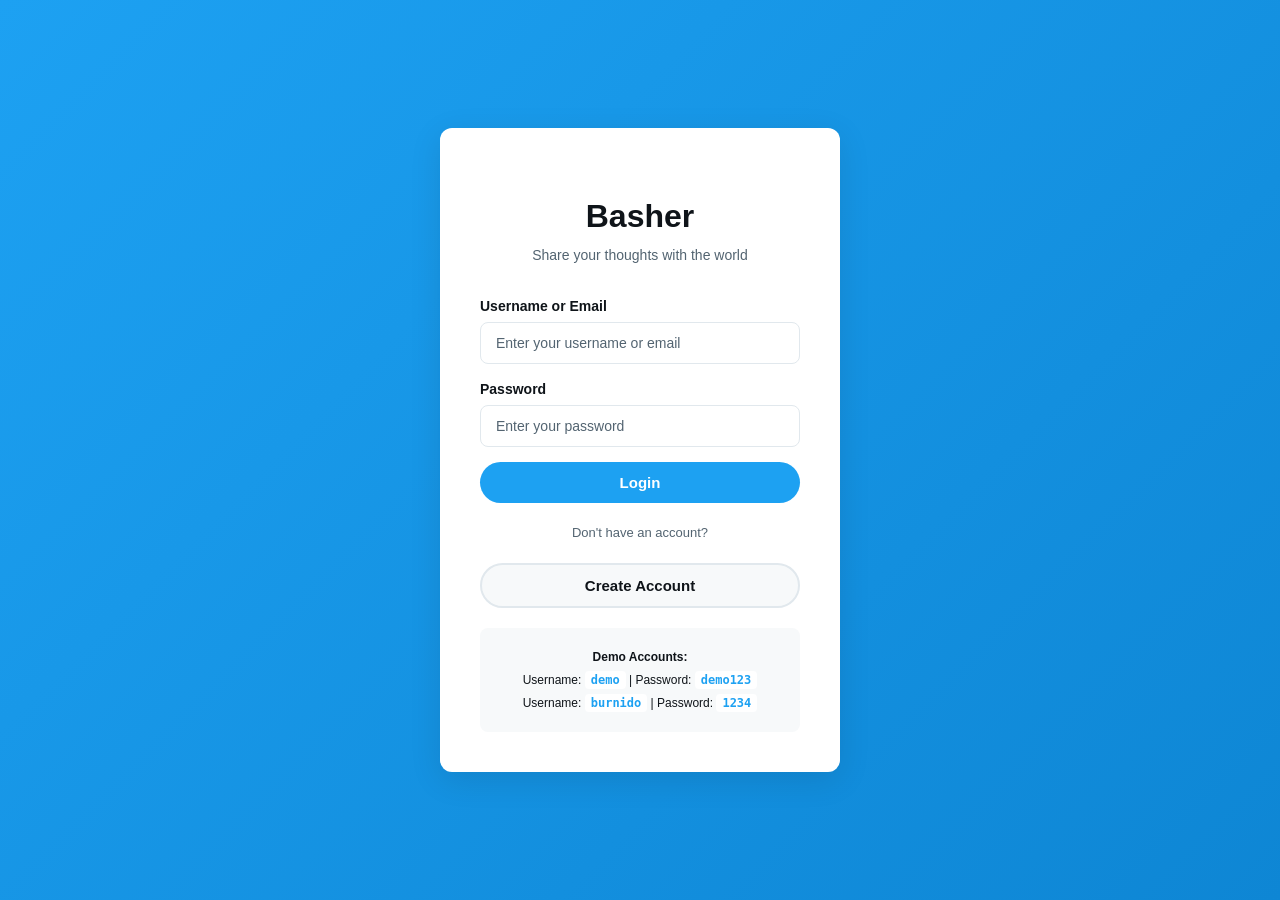
<file: login.html>
<!DOCTYPE html>
<html lang="en">
<head>
    <meta charset="UTF-8">
    <meta name="viewport" content="width=device-width, initial-scale=1.0">
    <title>Basher - Login</title>
    <link rel="stylesheet" href="styles.css">
    <link rel="stylesheet" href="https://cdnjs.cloudflare.com/ajax/libs/font-awesome/6.4.0/css/all.min.css">
</head>
<body class="login-page">
    <div class="login-container">
        <div class="login-box">
            <div class="login-header">
                <i class="fas fa-sphere"></i>
                <h1>Basher</h1>
                <p>Share your thoughts with the world</p>
            </div>

            <form id="loginForm" class="login-form">
                <div class="form-group">
                    <label for="username">Username or Email</label>
                    <input 
                        type="text" 
                        id="username" 
                        name="username" 
                        placeholder="Enter your username or email"
                        required
                    >
                </div>

                <div class="form-group">
                    <label for="password">Password</label>
                    <input 
                        type="password" 
                        id="password" 
                        name="password" 
                        placeholder="Enter your password"
                        required
                    >
                </div>

                <button type="submit" class="btn btn-login">Login</button>
            </form>

            <div class="login-divider">
                <span>Don't have an account?</span>
            </div>

            <button id="signupBtn" class="btn btn-signup">Create Account</button>

            <div class="demo-info">
                <p><strong>Demo Accounts:</strong></p>
                <p>Username: <code>demo</code> | Password: <code>demo123</code></p>
                <p>Username: <code>burnido</code> | Password: <code>1234</code></p>
            </div>
        </div>

        <!-- Signup Modal -->
        <div id="signupModal" class="modal">
            <div class="modal-content">
                <div class="modal-header">
                    <h2>Create Account</h2>
                    <button type="button" class="close-btn" id="closeSignup">&times;</button>
                </div>

                <form id="signupForm" class="signup-form">
                    <div class="form-group">
                        <label for="signupUsername">Username</label>
                        <input 
                            type="text" 
                            id="signupUsername" 
                            name="username" 
                            placeholder="Choose a username"
                            required
                        >
                    </div>

                    <div class="form-group">
                        <label for="signupEmail">Email</label>
                        <input 
                            type="email" 
                            id="signupEmail" 
                            name="email" 
                            placeholder="Enter your email"
                            required
                        >
                    </div>

                    <div class="form-group">
                        <label for="signupPassword">Password</label>
                        <input 
                            type="password" 
                            id="signupPassword" 
                            name="password" 
                            placeholder="Create a password"
                            required
                        >
                    </div>

                    <div class="form-group">
                        <label for="confirmPassword">Confirm Password</label>
                        <input 
                            type="password" 
                            id="confirmPassword" 
                            name="confirmPassword" 
                            placeholder="Confirm your password"
                            required
                        >
                    </div>

                    <button type="submit" class="btn btn-login">Create Account</button>
                </form>
            </div>
        </div>
    </div>

    <script src="login.js"></script>
</body>
</html>
</file>
<file: styles.css>
* {
    margin: 0;
    padding: 0;
    box-sizing: border-box;
}

:root {
    --primary-color: #1DA1F2;
    --secondary-color: #14171A;
    --border-color: #E1E8ED;
    --text-primary: #0F1419;
    --text-secondary: #536471;
    --bg-primary: #FFFFFF;
    --bg-secondary: #F7F9FA;
    --hover-color: #F7F9FA;
}

body {
    font-family: -apple-system, BlinkMacSystemFont, 'Segoe UI', Helvetica, Arial, sans-serif;
    background-color: var(--bg-secondary);
    color: var(--text-primary);
    line-height: 1.5;
}

/* Navbar Styles */
.navbar {
    background-color: var(--bg-primary);
    border-bottom: 1px solid var(--border-color);
    position: sticky;
    top: 0;
    z-index: 100;
    box-shadow: 0 1px 3px rgba(0, 0, 0, 0.1);
}

.nav-container {
    max-width: 1400px;
    margin: 0 auto;
    padding: 0 15px;
    display: flex;
    justify-content: space-between;
    align-items: center;
    height: 60px;
}

.nav-logo {
    display: flex;
    align-items: center;
    gap: 10px;
    font-size: 24px;
    font-weight: bold;
    color: var(--primary-color);
    cursor: pointer;
}

.navbar-links {
    display: flex;
    gap: 30px;
    flex: 1;
    margin-left: 50px;
}

.nav-link {
    display: flex;
    align-items: center;
    gap: 8px;
    color: var(--text-primary);
    text-decoration: none;
    font-size: 15px;
    transition: all 0.3s ease;
    padding: 8px 12px;
    border-radius: 25px;
}

.nav-link:hover {
    background-color: var(--hover-color);
    color: var(--primary-color);
}

.search-bar {
    display: flex;
    align-items: center;
    background-color: var(--bg-secondary);
    border-radius: 25px;
    padding: 8px 15px;
    flex: 0 1 250px;
}

.search-bar input {
    flex: 1;
    border: none;
    background: transparent;
    outline: none;
    font-size: 14px;
    color: var(--text-primary);
}

.search-bar button {
    background: none;
    border: none;
    color: var(--primary-color);
    cursor: pointer;
    font-size: 14px;
}

/* Main Container */
.main-container {
    max-width: 1400px;
    margin: 0 auto;
    display: grid;
    grid-template-columns: 300px 1fr 300px;
    gap: 20px;
    padding: 20px;
}

/* Left Sidebar */
.left-sidebar {
    position: sticky;
    top: 80px;
    height: fit-content;
}

.user-profile {
    background-color: var(--bg-primary);
    border: 1px solid var(--border-color);
    border-radius: 15px;
    padding: 20px;
    text-align: center;
    margin-bottom: 20px;
}

.profile-img {
    width: 80px;
    height: 80px;
    border-radius: 50%;
    margin-bottom: 15px;
    object-fit: cover;
}

.user-profile h3 {
    font-size: 18px;
    margin-bottom: 5px;
    font-weight: bold;
}

.user-profile p {
    color: var(--text-secondary);
    font-size: 14px;
    margin-bottom: 15px;
}

.user-stats {
    display: flex;
    justify-content: space-around;
    margin: 15px 0;
    padding: 15px 0;
    border-top: 1px solid var(--border-color);
    border-bottom: 1px solid var(--border-color);
}

.stat {
    display: flex;
    flex-direction: column;
}

.stat-value {
    font-weight: bold;
    font-size: 16px;
}

.stat-label {
    color: var(--text-secondary);
    font-size: 12px;
}

.sidebar-section {
    background-color: var(--bg-primary);
    border: 1px solid var(--border-color);
    border-radius: 15px;
    padding: 15px;
    margin-bottom: 20px;
}

.sidebar-section h4 {
    font-size: 16px;
    font-weight: bold;
    margin-bottom: 15px;
    padding-bottom: 10px;
    border-bottom: 1px solid var(--border-color);
}

.trending-item {
    padding: 10px 0;
    cursor: pointer;
    transition: all 0.3s ease;
}

.trending-item:hover {
    background-color: var(--hover-color);
    border-radius: 8px;
    padding: 10px 8px;
}

.trending-tag {
    font-weight: bold;
    color: var(--primary-color);
    font-size: 14px;
}

.trending-item p {
    color: var(--text-secondary);
    font-size: 12px;
    margin-top: 3px;
}

/* Feed Styles */
.feed {
    background-color: var(--bg-primary);
    border-left: 1px solid var(--border-color);
    border-right: 1px solid var(--border-color);
    min-height: 100vh;
}

.post-creator {
    display: flex;
    gap: 15px;
    padding: 20px;
    border-bottom: 1px solid var(--border-color);
}

.creator-img {
    width: 50px;
    height: 50px;
    border-radius: 50%;
    object-fit: cover;
}

.input-group {
    flex: 1;
}

#postInput {
    width: 100%;
    border: none;
    outline: none;
    font-size: 20px;
    font-family: inherit;
    color: var(--text-primary);
    resize: none;
    background-color: transparent;
}

.photo-preview {
    margin-top: 10px;
}

.photo-preview img {
    max-width: 100%;
    border-radius: 15px;
}

#postInput::placeholder {
    color: var(--text-secondary);
}

.creator-actions {
    display: flex;
    justify-content: space-between;
    align-items: center;
    margin-top: 15px;
    padding-top: 15px;
    border-top: 1px solid var(--border-color);
}

.action-icons {
    display: flex;
    gap: 15px;
}

.action-icons button {
    background: none;
    border: none;
    color: var(--primary-color);
    font-size: 18px;
    cursor: pointer;
    transition: all 0.3s ease;
    padding: 8px;
    border-radius: 50%;
}

.action-icons button:hover {
    background-color: #E8F5FE;
}

/* Post Card */
.post {
    padding: 20px;
    border-bottom: 1px solid var(--border-color);
    transition: all 0.3s ease;
    cursor: pointer;
}

.post:hover {
    background-color: var(--hover-color);
}

.post-header {
    display: flex;
    align-items: center;
    gap: 12px;
    margin-bottom: 12px;
}

.post-header img {
    width: 50px;
    height: 50px;
    border-radius: 50%;
    object-fit: cover;
}

.post-user-info {
    flex: 1;
}

.post-user-info h3 {
    font-size: 15px;
    font-weight: bold;
    margin-bottom: 2px;
}

.post-user-info p {
    color: var(--text-secondary);
    font-size: 13px;
}

.more-btn {
    background: none;
    border: none;
    color: var(--text-secondary);
    cursor: pointer;
    font-size: 16px;
    padding: 8px;
    border-radius: 50%;
    transition: all 0.3s ease;
}

.more-btn:hover {
    background-color: #E8F5FE;
    color: var(--primary-color);
}

.post-content {
    margin: 12px 0;
}

.post-content p {
    font-size: 15px;
    margin-bottom: 12px;
    line-height: 1.5;
}

.post-media {
    width: 100%;
    border-radius: 15px;
    margin-top: 12px;
    max-height: 500px;
    object-fit: cover;
}

.post-stats {
    display: flex;
    gap: 20px;
    padding: 12px 0;
    color: var(--text-secondary);
    font-size: 13px;
    border-top: 1px solid var(--border-color);
    border-bottom: 1px solid var(--border-color);
    margin: 12px 0;
}

.post-stats span {
    display: flex;
    align-items: center;
    gap: 5px;
}

.post-actions {
    display: flex;
    justify-content: space-around;
    margin-top: 12px;
}

.action-btn {
    flex: 1;
    background: none;
    border: none;
    color: var(--text-secondary);
    cursor: pointer;
    padding: 10px;
    font-size: 14px;
    display: flex;
    align-items: center;
    justify-content: center;
    gap: 8px;
    transition: all 0.3s ease;
    border-radius: 8px;
}

.action-btn:hover {
    background-color: #E8F5FE;
    color: var(--primary-color);
}

/* Right Sidebar */
.right-sidebar {
    position: sticky;
    top: 80px;
    height: fit-content;
}

.suggested-user {
    display: flex;
    align-items: center;
    gap: 12px;
    padding: 12px 0;
    border-bottom: 1px solid var(--border-color);
}

.suggested-user img {
    width: 50px;
    height: 50px;
    border-radius: 50%;
    object-fit: cover;
}

.suggested-info {
    flex: 1;
}

.suggested-info h5 {
    font-size: 14px;
    font-weight: bold;
    margin-bottom: 2px;
}

.suggested-info p {
    color: var(--text-secondary);
    font-size: 13px;
}

.news-item {
    padding: 12px 0;
    cursor: pointer;
    transition: all 0.3s ease;
    border-radius: 8px;
}

.news-item:hover {
    background-color: var(--hover-color);
    padding: 12px 8px;
}

.news-category {
    color: var(--text-secondary);
    font-size: 12px;
}

.news-item h5 {
    font-size: 14px;
    font-weight: bold;
    margin: 5px 0;
}

.news-item p {
    color: var(--text-secondary);
    font-size: 12px;
}

/* Button Styles */
.btn {
    padding: 10px 20px;
    border: none;
    border-radius: 25px;
    cursor: pointer;
    font-size: 14px;
    font-weight: bold;
    transition: all 0.3s ease;
    width: 100%;
}

.btn-primary {
    background-color: var(--primary-color);
    color: white;
    margin-top: 10px;
}

.btn-primary:hover {
    background-color: #1a91da;
}

.btn-post {
    background-color: var(--primary-color);
    color: white;
    width: auto;
    padding: 10px 30px;
}

.btn-post:hover {
    background-color: #1a91da;
}

.btn-small {
    width: auto;
    padding: 6px 15px;
    font-size: 13px;
}

/* ===================== LOGIN PAGE STYLES ===================== */

.login-page {
    background: linear-gradient(135deg, var(--primary-color) 0%, #0e86d4 100%);
    min-height: 100vh;
    display: flex;
    align-items: center;
    justify-content: center;
    padding: 20px;
}

.login-container {
    width: 100%;
    max-width: 400px;
}

.login-box {
    background: white;
    border-radius: 12px;
    padding: 40px;
    box-shadow: 0 8px 32px rgba(0, 0, 0, 0.1);
}

.login-header {
    text-align: center;
    margin-bottom: 30px;
}

.login-header i {
    font-size: 40px;
    color: var(--primary-color);
    margin-bottom: 10px;
}

.login-header h1 {
    font-size: 32px;
    font-weight: bold;
    color: var(--text-primary);
    margin-bottom: 5px;
}

.login-header p {
    color: var(--text-secondary);
    font-size: 14px;
}

.login-form,
.signup-form {
    display: flex;
    flex-direction: column;
    gap: 15px;
}

.form-group {
    display: flex;
    flex-direction: column;
}

.form-group label {
    font-size: 14px;
    font-weight: 600;
    color: var(--text-primary);
    margin-bottom: 5px;
}

.form-group input {
    padding: 12px 15px;
    border: 1px solid var(--border-color);
    border-radius: 8px;
    font-size: 14px;
    transition: all 0.3s ease;
    font-family: inherit;
}

.form-group input:focus {
    outline: none;
    border-color: var(--primary-color);
    box-shadow: 0 0 0 3px rgba(29, 161, 242, 0.1);
}

.form-group input::placeholder {
    color: var(--text-secondary);
}

.btn-login {
    background-color: var(--primary-color);
    color: white;
    padding: 12px 20px;
    border-radius: 25px;
    font-size: 15px;
    font-weight: bold;
    border: none;
    cursor: pointer;
    transition: all 0.3s ease;
    width: 100%;
}

.btn-login:hover {
    background-color: #1a91da;
    transform: translateY(-2px);
    box-shadow: 0 4px 12px rgba(29, 161, 242, 0.3);
}

.btn-login:active {
    transform: translateY(0);
}

.login-divider {
    text-align: center;
    margin: 20px 0;
    color: var(--text-secondary);
    font-size: 13px;
}

.btn-signup {
    background-color: var(--bg-secondary);
    color: var(--text-primary);
    padding: 12px 20px;
    border: 2px solid var(--border-color);
    border-radius: 25px;
    font-size: 15px;
    font-weight: bold;
    cursor: pointer;
    transition: all 0.3s ease;
    width: 100%;
}

.btn-signup:hover {
    background-color: white;
    border-color: var(--primary-color);
    color: var(--primary-color);
}

.demo-info {
    background-color: var(--bg-secondary);
    padding: 15px;
    border-radius: 8px;
    margin-top: 20px;
    font-size: 12px;
    text-align: center;
}

.demo-info p {
    margin: 5px 0;
    color: var(--text-primary);
}

.demo-info code {
    background-color: white;
    padding: 2px 6px;
    border-radius: 4px;
    font-weight: bold;
    color: var(--primary-color);
}

/* Modal Styles */
.modal {
    display: none;
    position: fixed;
    z-index: 1000;
    left: 0;
    top: 0;
    width: 100%;
    height: 100%;
    background-color: rgba(0, 0, 0, 0.5);
    animation: fadeIn 0.3s ease;
}

@keyframes fadeIn {
    from {
        opacity: 0;
    }
    to {
        opacity: 1;
    }
}

.modal-content {
    background-color: white;
    margin: auto;
    padding: 30px;
    border-radius: 12px;
    width: 90%;
    max-width: 400px;
    max-height: 90vh;
    overflow-y: auto;
    position: absolute;
    top: 50%;
    left: 50%;
    transform: translate(-50%, -50%);
    box-shadow: 0 8px 32px rgba(0, 0, 0, 0.2);
    animation: slideIn 0.3s ease;
}

@keyframes slideIn {
    from {
        transform: translate(-50%, -60%);
        opacity: 0;
    }
    to {
        transform: translate(-50%, -50%);
        opacity: 1;
    }
}

.modal-header {
    display: flex;
    justify-content: space-between;
    align-items: center;
    margin-bottom: 20px;
}

.modal-header h2 {
    font-size: 22px;
    color: var(--text-primary);
}

.close-btn {
    background: none;
    border: none;
    font-size: 28px;
    cursor: pointer;
    color: var(--text-secondary);
    transition: color 0.3s ease;
}

.close-btn:hover {
    color: var(--text-primary);
}

/* Navbar Logout Button */
.logout-btn {
    background-color: #e74c3c;
    color: white;
    padding: 8px 16px;
    border: none;
    border-radius: 20px;
    font-size: 13px;
    font-weight: bold;
    cursor: pointer;
    transition: all 0.3s ease;
    display: flex;
    align-items: center;
    gap: 6px;
}

.logout-btn:hover {
    background-color: #c0392b;
}

.user-info-display {
    display: flex;
    align-items: center;
    gap: 10px;
    font-size: 14px;
    color: var(--text-primary);
}
    padding: 8px 15px;
    font-size: 13px;
    width: auto;
    background-color: var(--primary-color);
    color: white;
}

.btn-small:hover {
    background-color: #1a91da;
}

/* Responsive Design */
@media (max-width: 1200px) {
    .main-container {
        grid-template-columns: 250px 1fr 250px;
        gap: 15px;
        padding: 15px;
    }
}

@media (max-width: 900px) {
    .main-container {
        grid-template-columns: 1fr;
    }

    .left-sidebar,
    .right-sidebar {
        display: none;
    }

    .navbar-links {
        margin-left: 20px;
        gap: 15px;
    }

    .search-bar {
        flex: 0 1 150px;
    }
}

@media (max-width: 600px) {
    .nav-container {
        flex-wrap: wrap;
    }

    .navbar-links {
        order: 3;
        width: 100%;
        margin-left: 0;
        gap: 10px;
        justify-content: space-around;
        padding-top: 10px;
        border-top: 1px solid var(--border-color);
    }

    .search-bar {
        display: none;
    }

    .nav-link {
        padding: 5px;
        font-size: 12px;
    }

    .post {
        padding: 15px;
    }

    .post-header {
        gap: 8px;
    }

    .post-header img {
        width: 40px;
        height: 40px;
    }

    .post-user-info h3 {
        font-size: 13px;
    }

    .post-user-info p {
        font-size: 11px;
    }

    .post-content p {
        font-size: 13px;
    }
}
</file>
